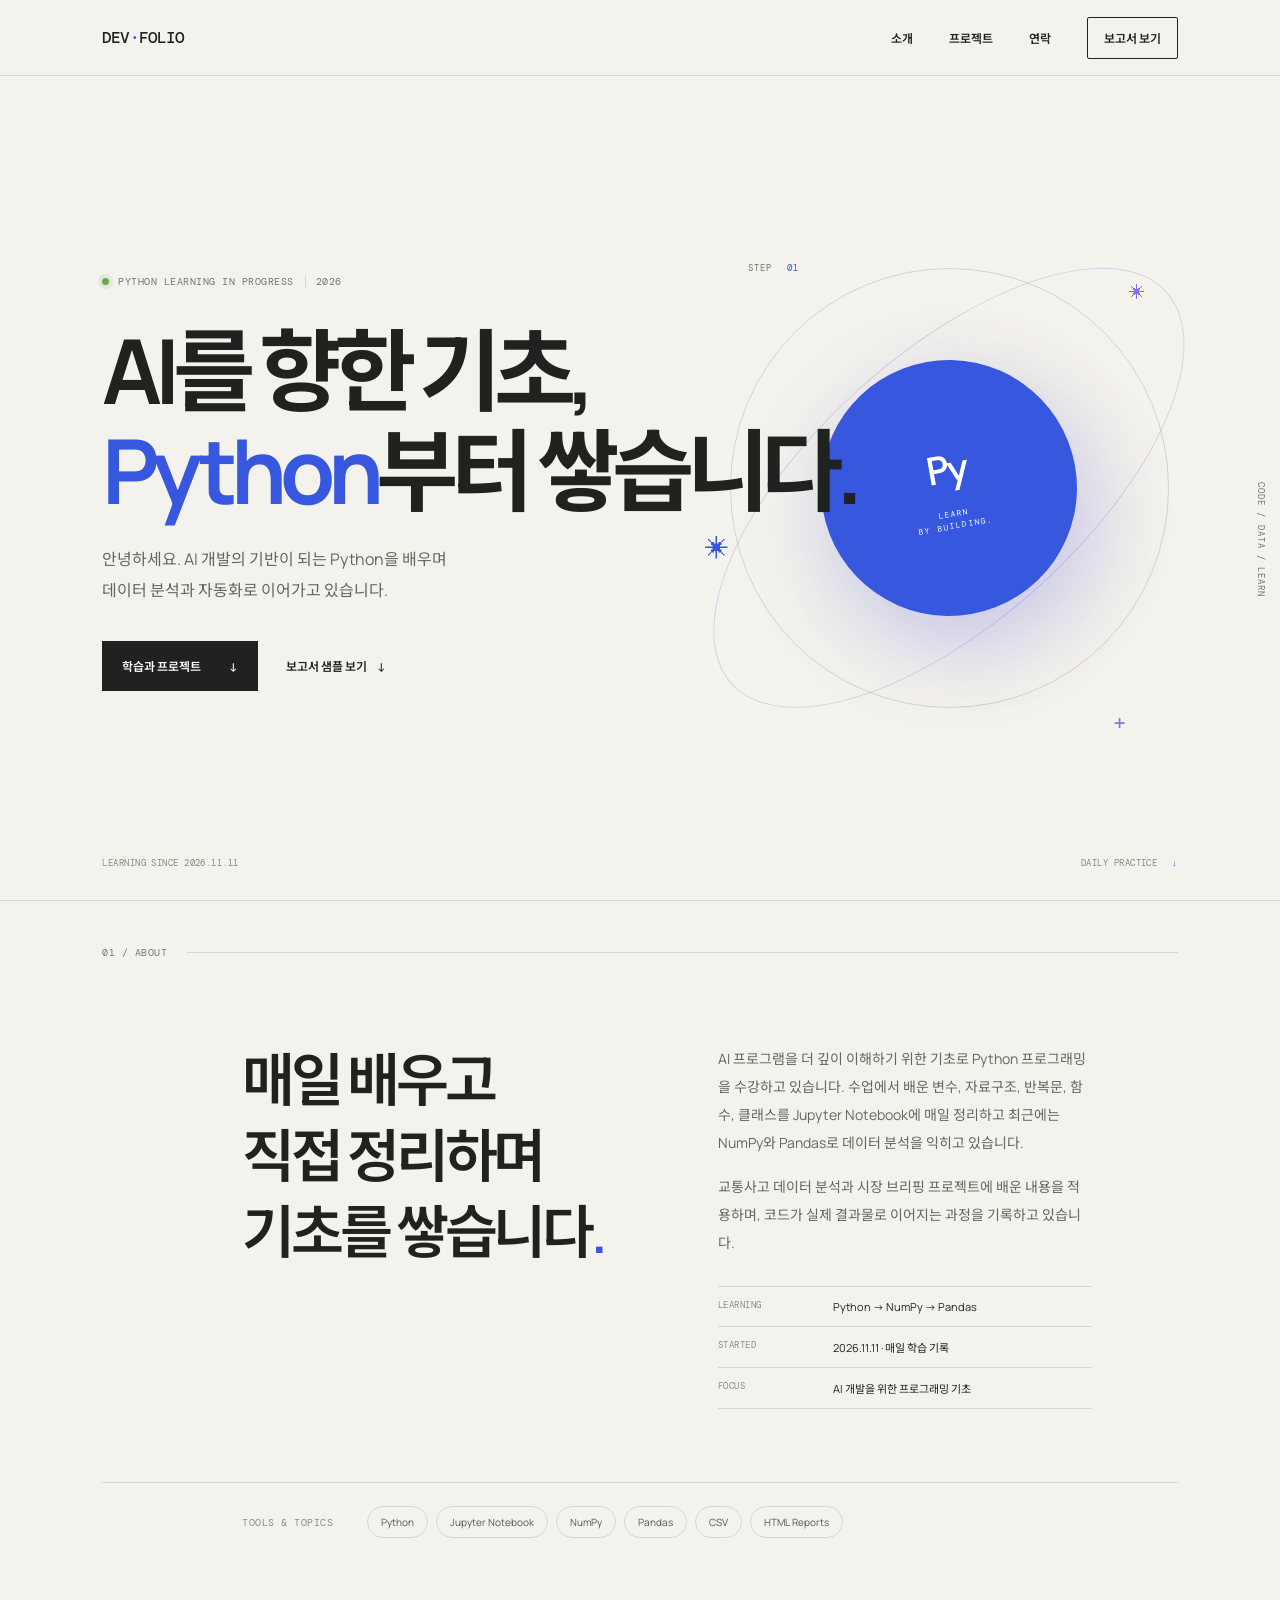
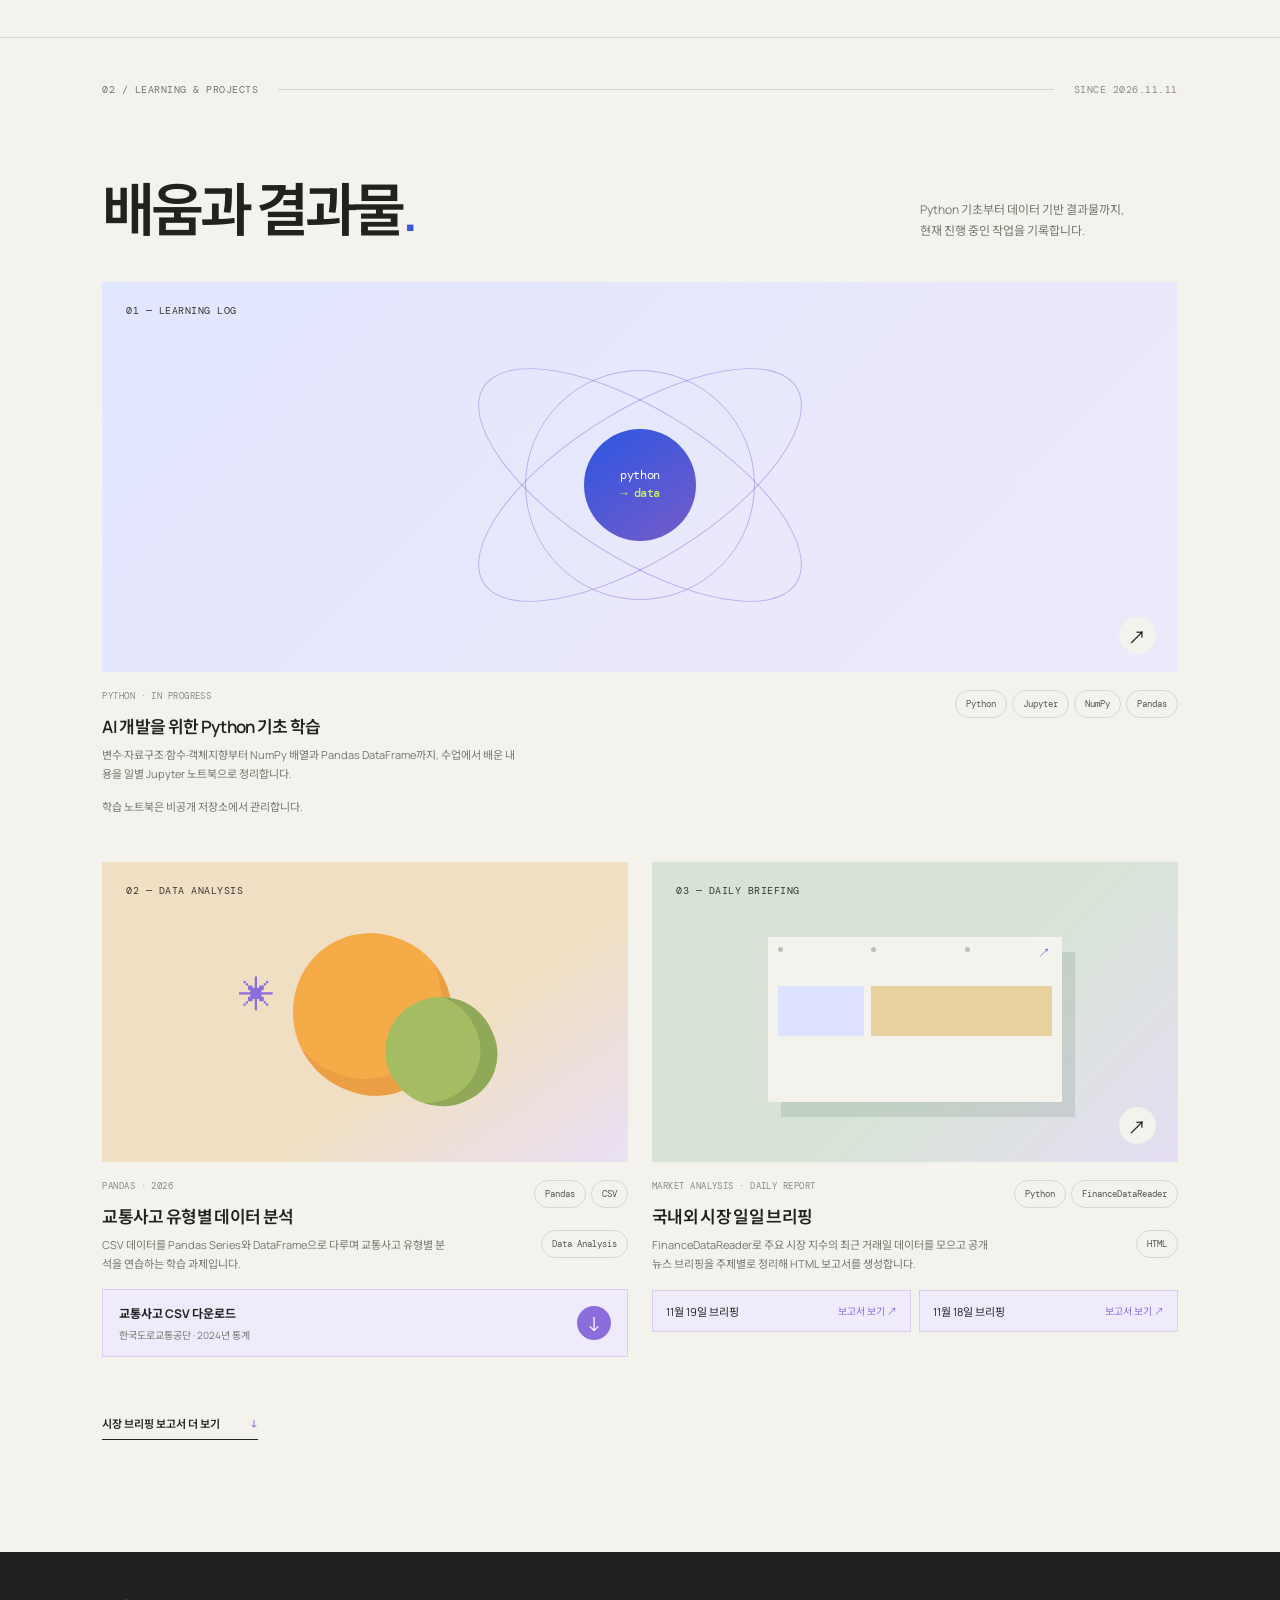
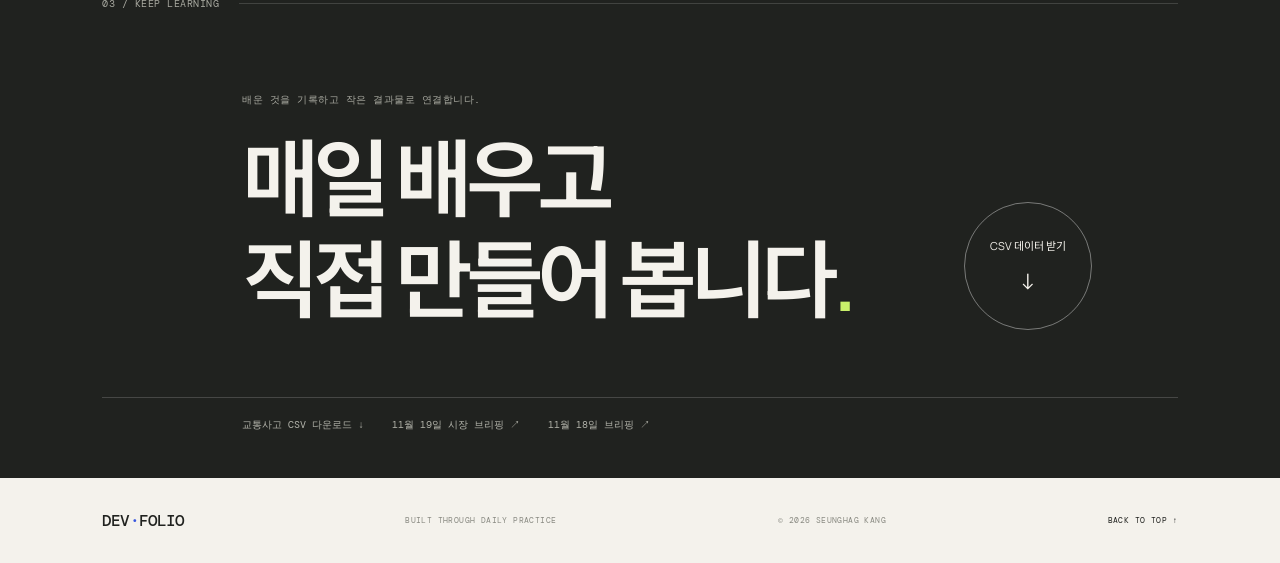
<file: index.html>
<!doctype html>
<html lang="ko">
  <head>
    <meta charset="UTF-8" />
    <meta name="viewport" content="width=device-width, initial-scale=1" />
    <meta name="theme-color" content="#f4f2ec" />
    <meta name="description" content="AI 개발의 기초가 되는 Python 학습과 데이터 분석 프로젝트를 기록하는 포트폴리오입니다." />
    <title>Seunghag Kang — Python & Data Portfolio</title>
    <link rel="icon" href="assets/favicon.svg" type="image/svg+xml" />
    <link rel="preconnect" href="https://fonts.googleapis.com" />
    <link rel="preconnect" href="https://fonts.gstatic.com" crossorigin />
    <link href="https://fonts.googleapis.com/css2?family=DM+Mono:wght@400;500&family=Manrope:wght@400;500;600;700;800&family=Noto+Sans+KR:wght@400;500;600;700;800&display=swap" rel="stylesheet" />
    <link rel="stylesheet" href="styles.css" />
    <script src="script.js" defer></script>
  </head>
  <body>
    <a class="skip-link" href="#main">본문으로 건너뛰기</a>
    <header class="site-header">
      <a class="wordmark" href="#top" aria-label="처음으로">DEV<span>·</span>FOLIO</a>
      <button class="menu-toggle" type="button" aria-expanded="false" aria-controls="main-nav" aria-label="메뉴 열기">
        <span></span><span></span>
      </button>
      <nav id="main-nav" class="main-nav" aria-label="주요 메뉴">
        <a href="#about">소개</a>
        <a href="#work">프로젝트</a>
        <a href="#contact">연락</a>
        <a class="nav-cta" href="#finance-reports">보고서 보기</a>
      </nav>
    </header>

    <main id="main">
      <section class="hero section-wrap" id="top" aria-labelledby="hero-title">
        <div class="hero-copy">
          <p class="eyebrow"><span class="status-dot"></span> PYTHON LEARNING IN PROGRESS <span class="eyebrow-year">2026</span></p>
          <h1 id="hero-title">AI를 향한 기초,<br /><span class="accent-word">Python</span>부터 쌓습니다.</h1>
          <p class="hero-intro">안녕하세요. AI 개발의 기반이 되는 Python을 배우며<br class="desktop-break" /> 데이터 분석과 자동화로 이어가고 있습니다.</p>
          <div class="hero-actions">
            <a class="button button-dark" href="#work">학습과 프로젝트 <span aria-hidden="true">↓</span></a>
            <a class="text-link" href="#finance-reports">보고서 샘플 보기 <span aria-hidden="true">↓</span></a>
          </div>
        </div>
        <div class="hero-art" aria-hidden="true">
          <div class="art-orbit orbit-one"></div>
          <div class="art-orbit orbit-two"></div>
          <div class="art-core"><span class="core-glyph">Py</span><span class="core-caption">LEARN<br />BY BUILDING.</span></div>
          <span class="art-label label-top">STEP <span>01</span></span>
          <span class="art-label label-side">CODE / DATA / LEARN</span>
          <span class="art-star star-one">✳</span><span class="art-star star-two">✳</span>
          <span class="art-cross">+</span>
        </div>
        <div class="hero-meta"><span>LEARNING SINCE 2026.11.11</span><span>DAILY PRACTICE <span aria-hidden="true">↓</span></span></div>
      </section>

      <section class="about section-wrap section-border" id="about" aria-labelledby="about-title">
        <div class="section-heading"><p class="eyebrow">01 / ABOUT</p><span class="heading-rule"></span></div>
        <div class="about-grid">
          <h2 id="about-title">매일 배우고<br />직접 정리하며<br />기초를 쌓습니다<span class="period">.</span></h2>
          <div class="about-body">
            <p>AI 프로그램을 더 깊이 이해하기 위한 기초로 Python 프로그래밍을 수강하고 있습니다. 수업에서 배운 변수, 자료구조, 반복문, 함수, 클래스를 Jupyter Notebook에 매일 정리하고 최근에는 NumPy와 Pandas로 데이터 분석을 익히고 있습니다.</p>
            <p>교통사고 데이터 분석과 시장 브리핑 프로젝트에 배운 내용을 적용하며, 코드가 실제 결과물로 이어지는 과정을 기록하고 있습니다.</p>
            <div class="about-facts">
              <div><span class="fact-label">LEARNING</span><span>Python → NumPy → Pandas</span></div>
              <div><span class="fact-label">STARTED</span><span>2026.11.11 · 매일 학습 기록</span></div>
              <div><span class="fact-label">FOCUS</span><span>AI 개발을 위한 프로그래밍 기초</span></div>
            </div>
          </div>
        </div>
        <div class="stack-row"><span class="stack-label">TOOLS & TOPICS</span><div class="stack-list"><span>Python</span><span>Jupyter Notebook</span><span>NumPy</span><span>Pandas</span><span>CSV</span><span>HTML Reports</span></div></div>
      </section>

      <section class="work section-wrap section-border" id="work" aria-labelledby="work-title">
        <div class="section-heading"><p class="eyebrow">02 / LEARNING & PROJECTS</p><span class="heading-rule"></span><span class="work-count">SINCE 2026.11.11</span></div>
        <div class="work-intro"><h2 id="work-title">배움과 결과물<span class="period">.</span></h2><p>Python 기초부터 데이터 기반 결과물까지,<br />현재 진행 중인 작업을 기록합니다.</p></div>
        <div class="project-grid">
          <article class="project-card project-card-wide">
            <div class="project-visual visual-orbit" aria-hidden="true">
              <span class="visual-index">01 — LEARNING LOG</span><span class="visual-ring ring-a"></span><span class="visual-ring ring-b"></span><span class="visual-ring ring-c"></span><span class="visual-orbit-core">python<br /><b>→ data</b></span><span class="visual-arrow">↗</span>
            </div>
            <div class="project-info"><div><p class="project-type">PYTHON · IN PROGRESS</p><h3>AI 개발을 위한 Python 기초 학습</h3><p class="project-description">변수·자료구조·함수·객체지향부터 NumPy 배열과 Pandas DataFrame까지, 수업에서 배운 내용을 일별 Jupyter 노트북으로 정리합니다.</p></div><div class="project-tags"><span>Python</span><span>Jupyter</span><span>NumPy</span><span>Pandas</span></div></div>
            <p class="project-note">학습 노트북은 비공개 저장소에서 관리합니다.</p>
          </article>
          <article class="project-card">
            <div class="project-visual visual-citrus" aria-hidden="true">
              <span class="visual-index">02 — DATA ANALYSIS</span><span class="citrus-shape citrus-one"></span><span class="citrus-shape citrus-two"></span><span class="citrus-spark">✳</span>
            </div>
            <div class="project-info"><div><p class="project-type">PANDAS · 2026</p><h3>교통사고 유형별 데이터 분석</h3><p class="project-description">CSV 데이터를 Pandas Series와 DataFrame으로 다루며 교통사고 유형별 분석을 연습하는 학습 과제입니다.</p></div><div class="project-tags"><span>Pandas</span><span>CSV</span><span>Data Analysis</span></div></div>
            <a class="project-download" href="downloads/traffic_accident_types_2024.csv" download="traffic_accident_types_2024.csv"><span><strong>교통사고 CSV 다운로드</strong><small>한국도로교통공단 · 2024년 통계</small></span><span class="download-icon" aria-hidden="true">↓</span></a>
          </article>
          <article class="project-card">
            <a class="project-visual visual-grid" href="reports/2026-11-19.html" target="_blank" rel="noreferrer" aria-label="2026년 11월 19일 시장 브리핑 보고서 열기">
              <span class="visual-index">03 — DAILY BRIEFING</span><span class="grid-window"><i></i><i></i><i></i><b>↗</b><span></span><span></span></span><span class="visual-arrow">↗</span>
            </a>
            <div class="project-info"><div><p class="project-type">MARKET ANALYSIS · DAILY REPORT</p><h3>국내외 시장 일일 브리핑</h3><p class="project-description">FinanceDataReader로 주요 시장 지수의 최근 거래일 데이터를 모으고 공개 뉴스 브리핑을 주제별로 정리해 HTML 보고서를 생성합니다.</p></div><div class="project-tags"><span>Python</span><span>FinanceDataReader</span><span>HTML</span></div></div>
            <div class="project-report-links" id="finance-reports" aria-label="시장 브리핑 결과 보고서">
              <a href="reports/2026-11-19.html" target="_blank" rel="noreferrer"><span>11월 19일 브리핑</span><span>보고서 보기 ↗</span></a>
              <a href="reports/2026-11-18.html" target="_blank" rel="noreferrer"><span>11월 18일 브리핑</span><span>보고서 보기 ↗</span></a>
            </div>
          </article>
        </div>
        <a class="all-projects" href="#finance-reports">시장 브리핑 보고서 더 보기 <span aria-hidden="true">↓</span></a>
      </section>

      <section class="contact section-wrap" id="contact" aria-labelledby="contact-title">
        <div class="section-heading"><p class="eyebrow">03 / KEEP LEARNING</p><span class="heading-rule"></span></div>
        <div class="contact-main"><div><p class="eyebrow contact-kicker">배운 것을 기록하고 작은 결과물로 연결합니다.</p><h2 id="contact-title">매일 배우고<br />직접 만들어 봅니다<span class="period">.</span></h2></div><a class="contact-button" href="downloads/traffic_accident_types_2024.csv" download="traffic_accident_types_2024.csv" aria-label="교통사고 통계 CSV 다운로드"><span>CSV 데이터 받기</span><span class="contact-arrow">↓</span></a></div>
        <div class="contact-links"><a href="downloads/traffic_accident_types_2024.csv" download="traffic_accident_types_2024.csv">교통사고 CSV 다운로드 ↓</a><a href="reports/2026-11-19.html" target="_blank" rel="noreferrer">11월 19일 시장 브리핑 ↗</a><a href="reports/2026-11-18.html" target="_blank" rel="noreferrer">11월 18일 브리핑 ↗</a></div>
      </section>
    </main>
    <footer class="site-footer section-wrap"><a class="wordmark" href="#top">DEV<span>·</span>FOLIO</a><span>BUILT THROUGH DAILY PRACTICE</span><span>© <span id="year">2026</span> SEUNGHAG KANG</span><a class="back-top" href="#top">BACK TO TOP ↑</a></footer>
  </body>
</html>
</file>
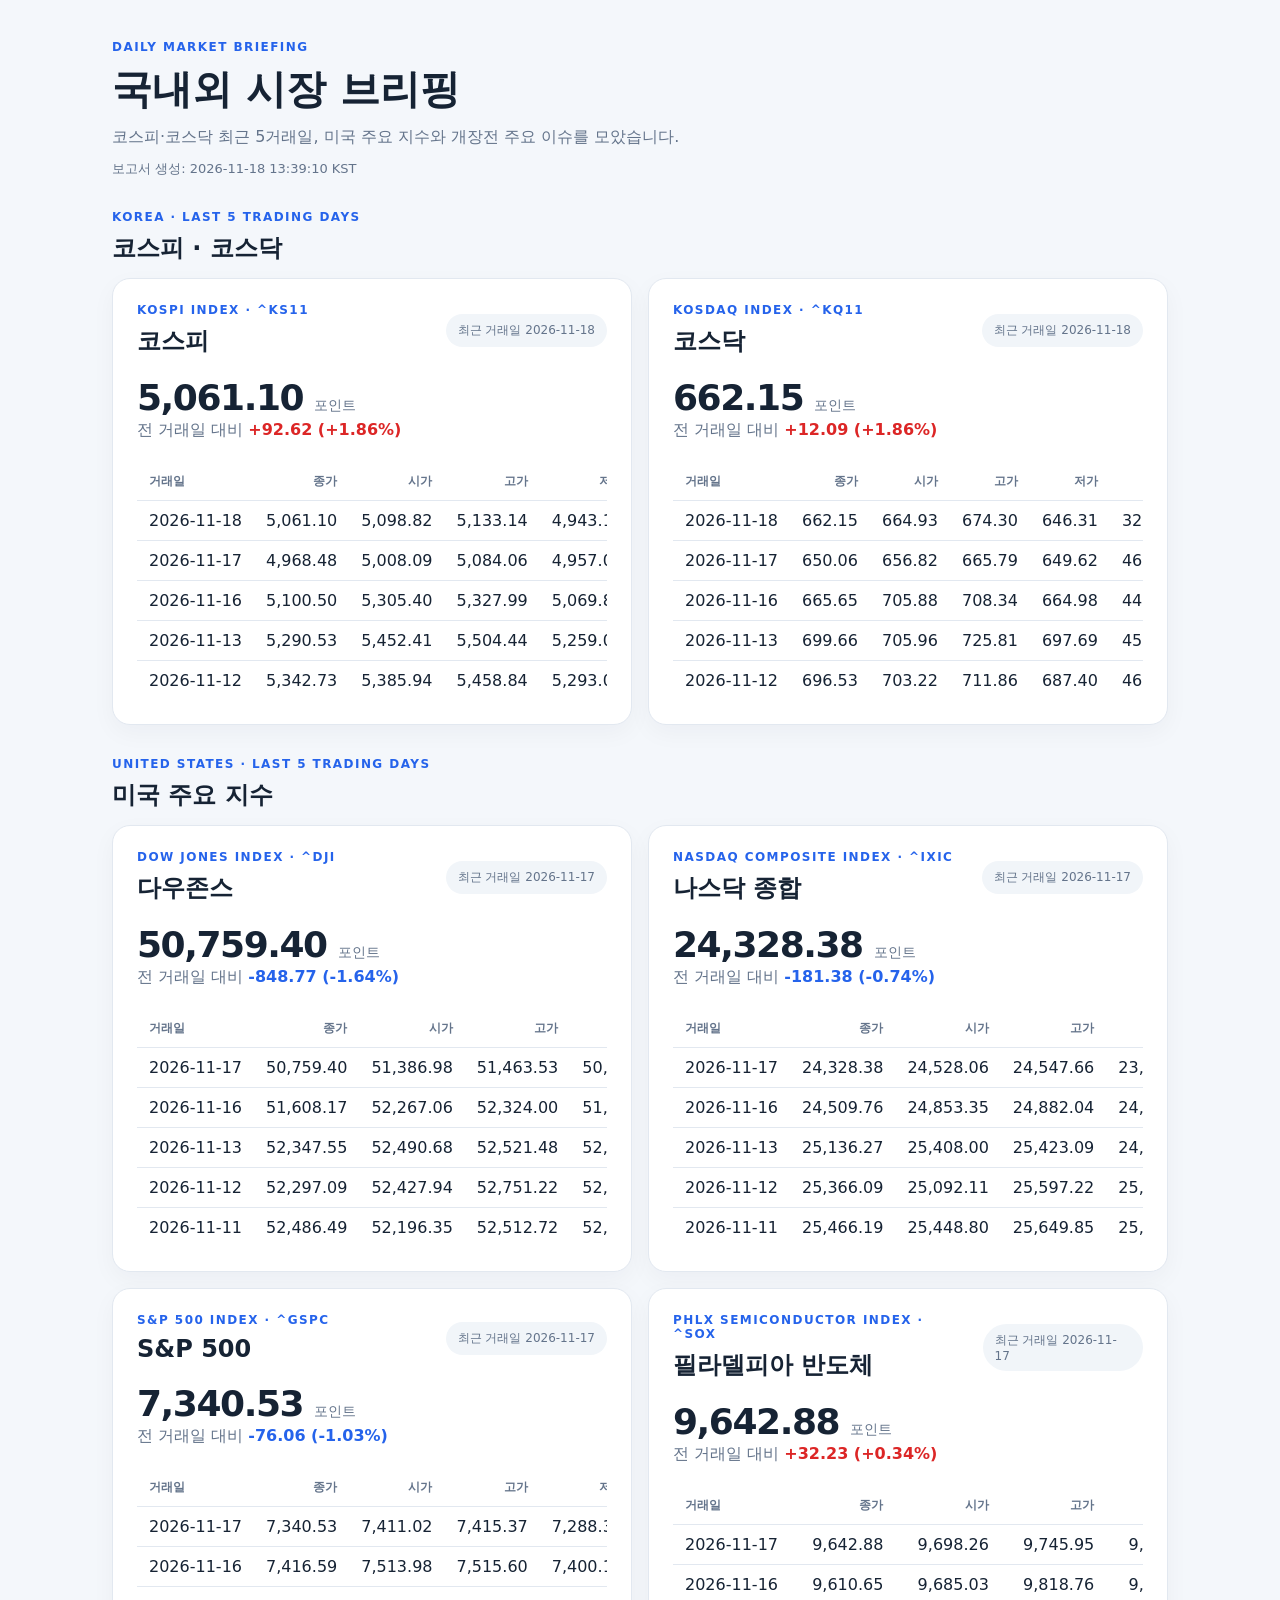
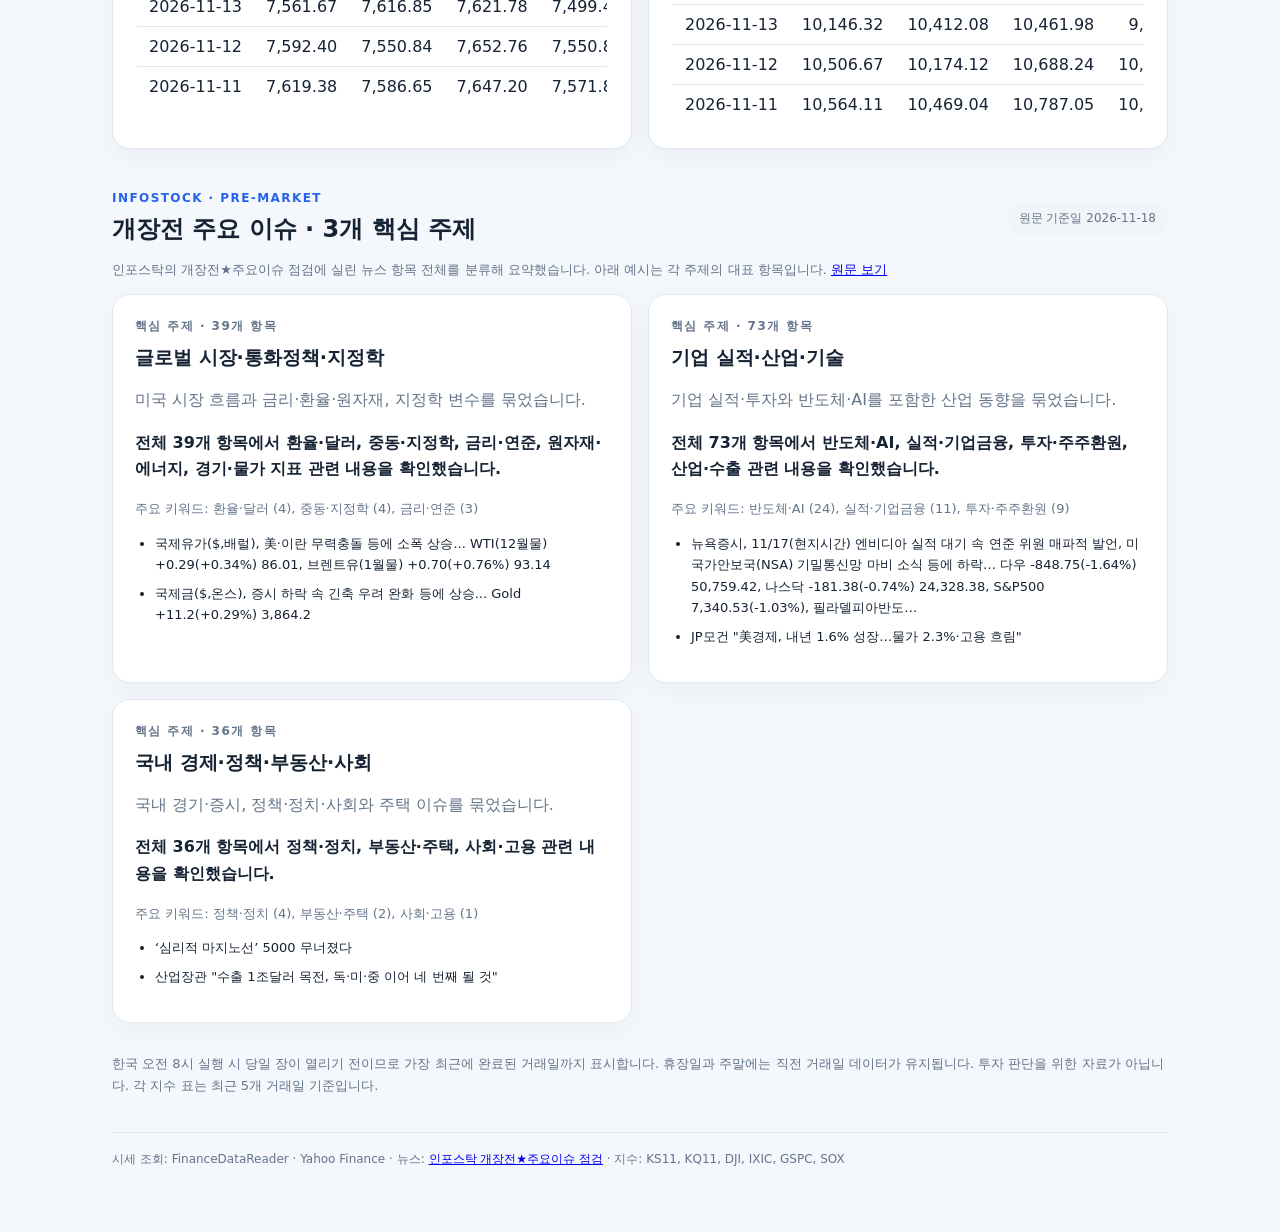
<file: reports/2026-11-18.html>
<!doctype html>
<html lang="ko"><head><meta charset="utf-8"><meta name="viewport" content="width=device-width,initial-scale=1">
<title>국내외 시장 일일 브리핑 - 2026-11-18</title>
<style>
:root{color-scheme:light;--ink:#162334;--muted:#64748b;--line:#e2e8f0;--blue:#2563eb;--green:#15803d;--red:#dc2626}
*{box-sizing:border-box}body{margin:0;background:#f4f7fb;color:var(--ink);font-family:system-ui,-apple-system,"Segoe UI",sans-serif}
main{max-width:1100px;margin:0 auto;padding:40px 22px 64px}header{margin-bottom:26px}.eyebrow{color:var(--blue);font-size:12px;font-weight:750;letter-spacing:.12em;margin:0 0 8px}
h1{font-size:clamp(27px,4vw,40px);margin:0 0 10px}.intro,.generated,.note{color:var(--muted)}.intro{margin:0}.generated{font-size:13px;margin:12px 0 0}
.market-card{background:white;border:1px solid var(--line);border-radius:18px;padding:24px;margin:18px 0;box-shadow:0 8px 24px #0f172a0a}
.index-grid,.theme-grid{display:grid;grid-template-columns:repeat(2,minmax(0,1fr));gap:16px;margin:14px 0 30px}.index-grid .market-card{margin:0;min-width:0}
.section-heading{display:flex;justify-content:space-between;gap:12px;align-items:center;margin:32px 0 14px}.theme-card{background:#fff;border:1px solid var(--line);border-radius:18px;padding:22px;box-shadow:0 8px 24px #0f172a0a}.theme-card h3{font-size:19px;margin:0 0 10px}.theme-card>p{color:var(--muted);line-height:1.65}.theme-summary{font-weight:650;color:var(--ink)!important}.theme-tags{font-size:13px}.theme-examples{padding-left:20px;font-size:13px;line-height:1.65}.theme-examples li+li{margin-top:7px}.news-section{margin-top:42px}.news-source{color:var(--muted);font-size:13px;line-height:1.65}
.market-heading{display:flex;justify-content:space-between;gap:12px;align-items:center}h2{margin:0;font-size:24px}.badge{font-size:12px;color:var(--muted);background:#f1f5f9;border-radius:999px;padding:8px 12px}
.close{font-size:36px;font-weight:750;letter-spacing:-.04em;margin:20px 0 2px}.close span{font-size:14px;font-weight:500;color:var(--muted);letter-spacing:0}.change{margin:0 0 22px;color:var(--muted)}.up .change strong{color:var(--red)}.down .change strong{color:var(--blue)}
.table-wrap{overflow-x:auto}table{width:100%;border-collapse:collapse;white-space:nowrap;font-variant-numeric:tabular-nums}th,td{padding:10px 12px;border-bottom:1px solid var(--line);text-align:right}th{font-size:12px;color:var(--muted);font-weight:650}th:first-child,td:first-child{text-align:left}tbody tr:last-child td{border-bottom:0}
.note{font-size:13px;line-height:1.7;margin-top:22px}footer{border-top:1px solid var(--line);padding-top:18px;margin-top:34px;color:var(--muted);font-size:12px}
@media(max-width:720px){.index-grid,.theme-grid{grid-template-columns:1fr}}@media(max-width:600px){main{padding:26px 14px 44px}.market-card{padding:18px 14px}.market-heading{align-items:flex-start;flex-direction:column}.close{font-size:31px}th,td{padding:9px 10px}.section-heading{align-items:flex-start;flex-direction:column}}
</style></head><body><main>
<header><p class="eyebrow">DAILY MARKET BRIEFING</p><h1>국내외 시장 브리핑</h1><p class="intro">코스피·코스닥 최근 5거래일, 미국 주요 지수와 개장전 주요 이슈를 모았습니다.</p><p class="generated">보고서 생성: 2026-11-18 13:39:10 KST</p></header>
<div class="section-heading"><div><p class="eyebrow">KOREA · LAST 5 TRADING DAYS</p><h2>코스피 · 코스닥</h2></div></div>
<div class="index-grid">
    <section class="market-card up">
      <div class="market-heading"><div><p class="eyebrow">KOSPI INDEX · ^KS11</p><h2>코스피</h2></div>
        <span class="badge">최근 거래일 2026-11-18</span></div>
      <p class="close">5,061.10 <span>포인트</span></p>
      <p class="change">전 거래일 대비 <strong>+92.62 (+1.86%)</strong></p>
      <div class="table-wrap"><table><thead><tr><th>거래일</th><th>종가</th><th>시가</th><th>고가</th><th>저가</th><th>거래량</th></tr></thead>
        <tbody><tr><td>2026-11-18</td><td>5,061.10</td><td>5,098.82</td><td>5,133.14</td><td>4,943.17</td><td>137,223</td></tr><tr><td>2026-11-17</td><td>4,968.48</td><td>5,008.09</td><td>5,084.06</td><td>4,957.00</td><td>194,000</td></tr><tr><td>2026-11-16</td><td>5,100.50</td><td>5,305.40</td><td>5,327.99</td><td>5,069.83</td><td>221,300</td></tr><tr><td>2026-11-13</td><td>5,290.53</td><td>5,452.41</td><td>5,504.44</td><td>5,259.09</td><td>247,800</td></tr><tr><td>2026-11-12</td><td>5,342.73</td><td>5,385.94</td><td>5,458.84</td><td>5,293.05</td><td>244,800</td></tr></tbody></table></div>
    </section>
    <section class="market-card up">
      <div class="market-heading"><div><p class="eyebrow">KOSDAQ INDEX · ^KQ11</p><h2>코스닥</h2></div>
        <span class="badge">최근 거래일 2026-11-18</span></div>
      <p class="close">662.15 <span>포인트</span></p>
      <p class="change">전 거래일 대비 <strong>+12.09 (+1.86%)</strong></p>
      <div class="table-wrap"><table><thead><tr><th>거래일</th><th>종가</th><th>시가</th><th>고가</th><th>저가</th><th>거래량</th></tr></thead>
        <tbody><tr><td>2026-11-18</td><td>662.15</td><td>664.93</td><td>674.30</td><td>646.31</td><td>329,637</td></tr><tr><td>2026-11-17</td><td>650.06</td><td>656.82</td><td>665.79</td><td>649.62</td><td>467,100</td></tr><tr><td>2026-11-16</td><td>665.65</td><td>705.88</td><td>708.34</td><td>664.98</td><td>446,400</td></tr><tr><td>2026-11-13</td><td>699.66</td><td>705.96</td><td>725.81</td><td>697.69</td><td>455,500</td></tr><tr><td>2026-11-12</td><td>696.53</td><td>703.22</td><td>711.86</td><td>687.40</td><td>466,000</td></tr></tbody></table></div>
    </section></div>
<div class="section-heading"><div><p class="eyebrow">UNITED STATES · LAST 5 TRADING DAYS</p><h2>미국 주요 지수</h2></div></div>
<div class="index-grid">
    <section class="market-card down">
      <div class="market-heading"><div><p class="eyebrow">DOW JONES INDEX · ^DJI</p><h2>다우존스</h2></div>
        <span class="badge">최근 거래일 2026-11-17</span></div>
      <p class="close">50,759.40 <span>포인트</span></p>
      <p class="change">전 거래일 대비 <strong>-848.77 (-1.64%)</strong></p>
      <div class="table-wrap"><table><thead><tr><th>거래일</th><th>종가</th><th>시가</th><th>고가</th><th>저가</th><th>거래량</th></tr></thead>
        <tbody><tr><td>2026-11-17</td><td>50,759.40</td><td>51,386.98</td><td>51,463.53</td><td>50,566.98</td><td>749,159,829</td></tr><tr><td>2026-11-16</td><td>51,608.17</td><td>52,267.06</td><td>52,324.00</td><td>51,511.56</td><td>672,220,000</td></tr><tr><td>2026-11-13</td><td>52,347.55</td><td>52,490.68</td><td>52,521.48</td><td>52,017.86</td><td>645,240,000</td></tr><tr><td>2026-11-12</td><td>52,297.09</td><td>52,427.94</td><td>52,751.22</td><td>52,271.16</td><td>1,008,210,000</td></tr><tr><td>2026-11-11</td><td>52,486.49</td><td>52,196.35</td><td>52,512.72</td><td>52,055.14</td><td>549,030,000</td></tr></tbody></table></div>
    </section>
    <section class="market-card down">
      <div class="market-heading"><div><p class="eyebrow">NASDAQ COMPOSITE INDEX · ^IXIC</p><h2>나스닥 종합</h2></div>
        <span class="badge">최근 거래일 2026-11-17</span></div>
      <p class="close">24,328.38 <span>포인트</span></p>
      <p class="change">전 거래일 대비 <strong>-181.38 (-0.74%)</strong></p>
      <div class="table-wrap"><table><thead><tr><th>거래일</th><th>종가</th><th>시가</th><th>고가</th><th>저가</th><th>거래량</th></tr></thead>
        <tbody><tr><td>2026-11-17</td><td>24,328.38</td><td>24,528.06</td><td>24,547.66</td><td>23,989.09</td><td>8,586,062,000</td></tr><tr><td>2026-11-16</td><td>24,509.76</td><td>24,853.35</td><td>24,882.04</td><td>24,460.28</td><td>9,208,530,000</td></tr><tr><td>2026-11-13</td><td>25,136.27</td><td>25,408.00</td><td>25,423.09</td><td>24,872.41</td><td>8,691,350,000</td></tr><tr><td>2026-11-12</td><td>25,366.09</td><td>25,092.11</td><td>25,597.22</td><td>25,068.28</td><td>10,336,740,000</td></tr><tr><td>2026-11-11</td><td>25,466.19</td><td>25,448.80</td><td>25,649.85</td><td>25,326.69</td><td>11,210,960,000</td></tr></tbody></table></div>
    </section>
    <section class="market-card down">
      <div class="market-heading"><div><p class="eyebrow">S&P 500 INDEX · ^GSPC</p><h2>S&P 500</h2></div>
        <span class="badge">최근 거래일 2026-11-17</span></div>
      <p class="close">7,340.53 <span>포인트</span></p>
      <p class="change">전 거래일 대비 <strong>-76.06 (-1.03%)</strong></p>
      <div class="table-wrap"><table><thead><tr><th>거래일</th><th>종가</th><th>시가</th><th>고가</th><th>저가</th><th>거래량</th></tr></thead>
        <tbody><tr><td>2026-11-17</td><td>7,340.53</td><td>7,411.02</td><td>7,415.37</td><td>7,288.34</td><td>3,185,916,000</td></tr><tr><td>2026-11-16</td><td>7,416.59</td><td>7,513.98</td><td>7,515.60</td><td>7,400.15</td><td>5,152,460,000</td></tr><tr><td>2026-11-13</td><td>7,561.67</td><td>7,616.85</td><td>7,621.78</td><td>7,499.40</td><td>4,372,990,000</td></tr><tr><td>2026-11-12</td><td>7,592.40</td><td>7,550.84</td><td>7,652.76</td><td>7,550.84</td><td>4,693,040,000</td></tr><tr><td>2026-11-11</td><td>7,619.38</td><td>7,586.65</td><td>7,647.20</td><td>7,571.88</td><td>4,493,200,000</td></tr></tbody></table></div>
    </section>
    <section class="market-card up">
      <div class="market-heading"><div><p class="eyebrow">PHLX SEMICONDUCTOR INDEX · ^SOX</p><h2>필라델피아 반도체</h2></div>
        <span class="badge">최근 거래일 2026-11-17</span></div>
      <p class="close">9,642.88 <span>포인트</span></p>
      <p class="change">전 거래일 대비 <strong>+32.23 (+0.34%)</strong></p>
      <div class="table-wrap"><table><thead><tr><th>거래일</th><th>종가</th><th>시가</th><th>고가</th><th>저가</th><th>거래량</th></tr></thead>
        <tbody><tr><td>2026-11-17</td><td>9,642.88</td><td>9,698.26</td><td>9,745.95</td><td>9,295.01</td><td>0</td></tr><tr><td>2026-11-16</td><td>9,610.65</td><td>9,685.03</td><td>9,818.76</td><td>9,587.11</td><td>0</td></tr><tr><td>2026-11-13</td><td>10,146.32</td><td>10,412.08</td><td>10,461.98</td><td>9,828.98</td><td>0</td></tr><tr><td>2026-11-12</td><td>10,506.67</td><td>10,174.12</td><td>10,688.24</td><td>10,174.12</td><td>0</td></tr><tr><td>2026-11-11</td><td>10,564.11</td><td>10,469.04</td><td>10,787.05</td><td>10,287.32</td><td>0</td></tr></tbody></table></div>
    </section></div>
<section class="news-section"><div class="section-heading"><div><p class="eyebrow">INFOSTOCK · PRE-MARKET</p>
    <h2>개장전 주요 이슈 · 3개 핵심 주제</h2></div><span class="badge">원문 기준일 2026-11-18</span></div>
    <p class="news-source">인포스탁의 개장전★주요이슈 점검에 실린 뉴스 항목 전체를 분류해 요약했습니다. 아래 예시는 각 주제의 대표 항목입니다. <a href="https://infostock.co.kr/MarketNews/DailyNewsBriefing">원문 보기</a></p>
    <div class="theme-grid"><article class="theme-card"><p class="eyebrow">핵심 주제 · 39개 항목</p>
            <h3>글로벌 시장·통화정책·지정학</h3><p>미국 시장 흐름과 금리·환율·원자재, 지정학 변수를 묶었습니다.</p>
            <p class="theme-summary">전체 39개 항목에서 환율·달러, 중동·지정학, 금리·연준, 원자재·에너지, 경기·물가 지표 관련 내용을 확인했습니다.</p>
            <p class="theme-tags">주요 키워드: 환율·달러 (4), 중동·지정학 (4), 금리·연준 (3)</p>
            <ul class="theme-examples"><li>국제유가($,배럴), 美·이란 무력충돌 등에 소폭 상승... WTI(12월물) +0.29(+0.34%) 86.01, 브렌트유(1월물) +0.70(+0.76%) 93.14</li><li>국제금($,온스), 증시 하락 속 긴축 우려 완화 등에 상승... Gold +11.2(+0.29%) 3,864.2</li></ul></article><article class="theme-card"><p class="eyebrow">핵심 주제 · 73개 항목</p>
            <h3>기업 실적·산업·기술</h3><p>기업 실적·투자와 반도체·AI를 포함한 산업 동향을 묶었습니다.</p>
            <p class="theme-summary">전체 73개 항목에서 반도체·AI, 실적·기업금융, 투자·주주환원, 산업·수출 관련 내용을 확인했습니다.</p>
            <p class="theme-tags">주요 키워드: 반도체·AI (24), 실적·기업금융 (11), 투자·주주환원 (9)</p>
            <ul class="theme-examples"><li>뉴욕증시, 11/17(현지시간) 엔비디아 실적 대기 속 연준 위원 매파적 발언, 미 국가안보국(NSA) 기밀통신망 마비 소식 등에 하락… 다우 -848.75(-1.64%) 50,759.42, 나스닥 -181.38(-0.74%) 24,328.38, S&amp;P500 7,340.53(-1.03%), 필라델피아반도…</li><li>JP모건 &quot;美경제, 내년 1.6% 성장…물가 2.3%·고용 흐림&quot;</li></ul></article><article class="theme-card"><p class="eyebrow">핵심 주제 · 36개 항목</p>
            <h3>국내 경제·정책·부동산·사회</h3><p>국내 경기·증시, 정책·정치·사회와 주택 이슈를 묶었습니다.</p>
            <p class="theme-summary">전체 36개 항목에서 정책·정치, 부동산·주택, 사회·고용 관련 내용을 확인했습니다.</p>
            <p class="theme-tags">주요 키워드: 정책·정치 (4), 부동산·주택 (2), 사회·고용 (1)</p>
            <ul class="theme-examples"><li>‘심리적 마지노선’ 5000 무너졌다</li><li>산업장관 &quot;수출 1조달러 목전, 독·미·중 이어 네 번째 될 것&quot;</li></ul></article></div></section>
<p class="note">한국 오전 8시 실행 시 당일 장이 열리기 전이므로 가장 최근에 완료된 거래일까지 표시합니다. 휴장일과 주말에는 직전 거래일 데이터가 유지됩니다. 투자 판단을 위한 자료가 아닙니다. 각 지수 표는 최근 5개 거래일 기준입니다.</p>
<footer>시세 조회: FinanceDataReader · Yahoo Finance · 뉴스: <a href="https://infostock.co.kr/MarketNews/DailyNewsBriefing">인포스탁 개장전★주요이슈 점검</a> · 지수: KS11, KQ11, DJI, IXIC, GSPC, SOX</footer>
</main></body></html>
</file>
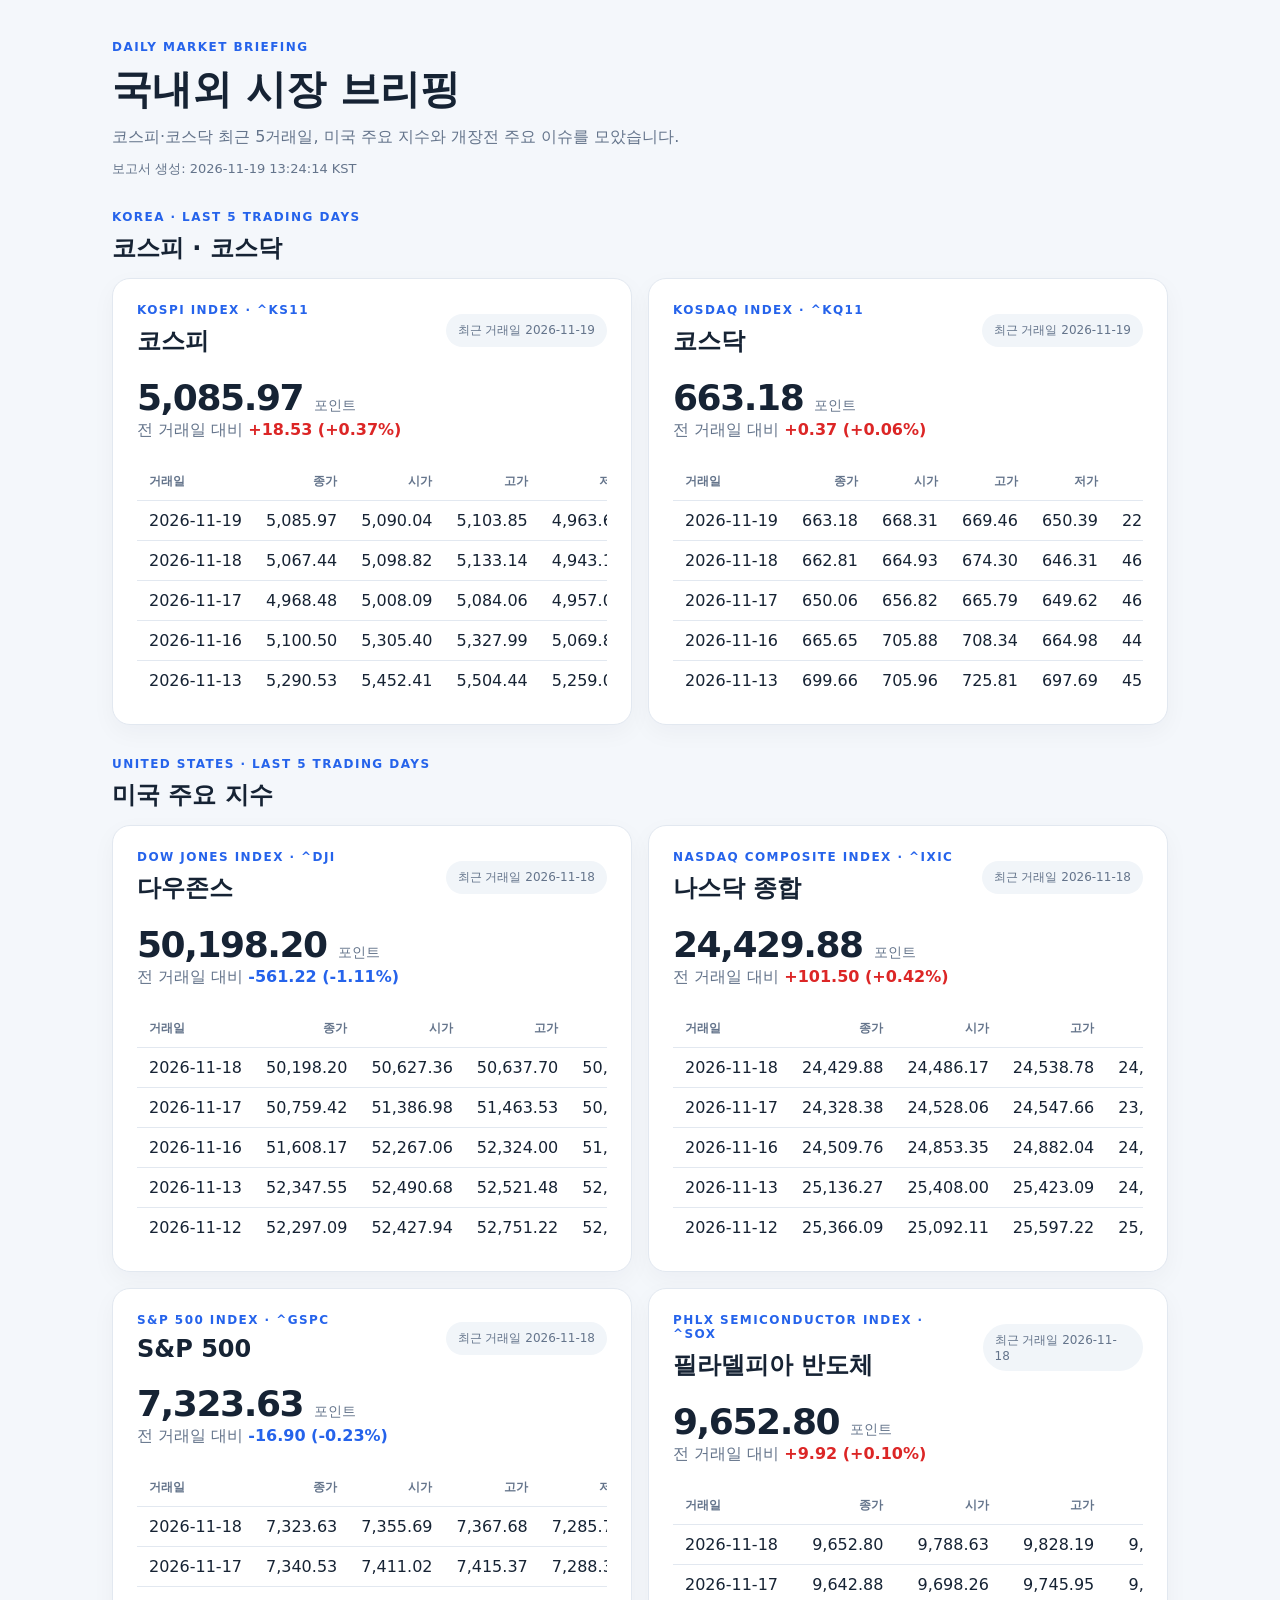
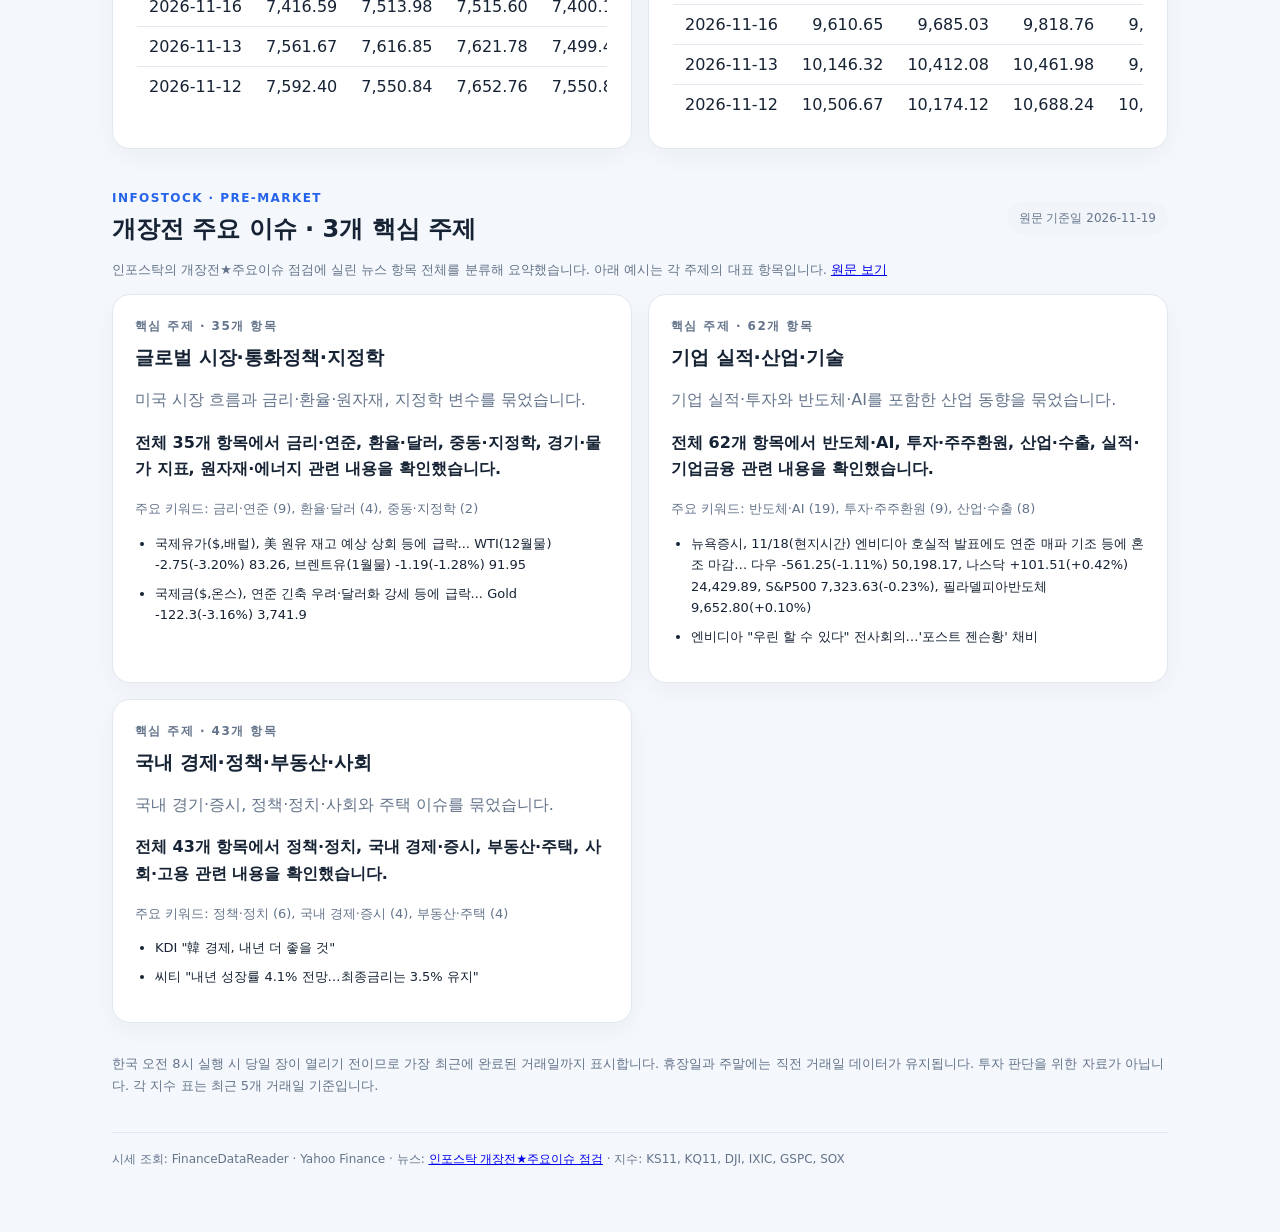
<file: reports/2026-11-19.html>
<!doctype html>
<html lang="ko"><head><meta charset="utf-8"><meta name="viewport" content="width=device-width,initial-scale=1">
<title>국내외 시장 일일 브리핑 - 2026-11-19</title>
<style>
:root{color-scheme:light;--ink:#162334;--muted:#64748b;--line:#e2e8f0;--blue:#2563eb;--green:#15803d;--red:#dc2626}
*{box-sizing:border-box}body{margin:0;background:#f4f7fb;color:var(--ink);font-family:system-ui,-apple-system,"Segoe UI",sans-serif}
main{max-width:1100px;margin:0 auto;padding:40px 22px 64px}header{margin-bottom:26px}.eyebrow{color:var(--blue);font-size:12px;font-weight:750;letter-spacing:.12em;margin:0 0 8px}
h1{font-size:clamp(27px,4vw,40px);margin:0 0 10px}.intro,.generated,.note{color:var(--muted)}.intro{margin:0}.generated{font-size:13px;margin:12px 0 0}
.market-card{background:white;border:1px solid var(--line);border-radius:18px;padding:24px;margin:18px 0;box-shadow:0 8px 24px #0f172a0a}
.index-grid,.theme-grid{display:grid;grid-template-columns:repeat(2,minmax(0,1fr));gap:16px;margin:14px 0 30px}.index-grid .market-card{margin:0;min-width:0}
.section-heading{display:flex;justify-content:space-between;gap:12px;align-items:center;margin:32px 0 14px}.theme-card{background:#fff;border:1px solid var(--line);border-radius:18px;padding:22px;box-shadow:0 8px 24px #0f172a0a}.theme-card h3{font-size:19px;margin:0 0 10px}.theme-card>p{color:var(--muted);line-height:1.65}.theme-summary{font-weight:650;color:var(--ink)!important}.theme-tags{font-size:13px}.theme-examples{padding-left:20px;font-size:13px;line-height:1.65}.theme-examples li+li{margin-top:7px}.news-section{margin-top:42px}.news-source{color:var(--muted);font-size:13px;line-height:1.65}
.market-heading{display:flex;justify-content:space-between;gap:12px;align-items:center}h2{margin:0;font-size:24px}.badge{font-size:12px;color:var(--muted);background:#f1f5f9;border-radius:999px;padding:8px 12px}
.close{font-size:36px;font-weight:750;letter-spacing:-.04em;margin:20px 0 2px}.close span{font-size:14px;font-weight:500;color:var(--muted);letter-spacing:0}.change{margin:0 0 22px;color:var(--muted)}.up .change strong{color:var(--red)}.down .change strong{color:var(--blue)}
.table-wrap{overflow-x:auto}table{width:100%;border-collapse:collapse;white-space:nowrap;font-variant-numeric:tabular-nums}th,td{padding:10px 12px;border-bottom:1px solid var(--line);text-align:right}th{font-size:12px;color:var(--muted);font-weight:650}th:first-child,td:first-child{text-align:left}tbody tr:last-child td{border-bottom:0}
.note{font-size:13px;line-height:1.7;margin-top:22px}footer{border-top:1px solid var(--line);padding-top:18px;margin-top:34px;color:var(--muted);font-size:12px}
@media(max-width:720px){.index-grid,.theme-grid{grid-template-columns:1fr}}@media(max-width:600px){main{padding:26px 14px 44px}.market-card{padding:18px 14px}.market-heading{align-items:flex-start;flex-direction:column}.close{font-size:31px}th,td{padding:9px 10px}.section-heading{align-items:flex-start;flex-direction:column}}
</style></head><body><main>
<header><p class="eyebrow">DAILY MARKET BRIEFING</p><h1>국내외 시장 브리핑</h1><p class="intro">코스피·코스닥 최근 5거래일, 미국 주요 지수와 개장전 주요 이슈를 모았습니다.</p><p class="generated">보고서 생성: 2026-11-19 13:24:14 KST</p></header>
<div class="section-heading"><div><p class="eyebrow">KOREA · LAST 5 TRADING DAYS</p><h2>코스피 · 코스닥</h2></div></div>
<div class="index-grid">
    <section class="market-card up">
      <div class="market-heading"><div><p class="eyebrow">KOSPI INDEX · ^KS11</p><h2>코스피</h2></div>
        <span class="badge">최근 거래일 2026-11-19</span></div>
      <p class="close">5,085.97 <span>포인트</span></p>
      <p class="change">전 거래일 대비 <strong>+18.53 (+0.37%)</strong></p>
      <div class="table-wrap"><table><thead><tr><th>거래일</th><th>종가</th><th>시가</th><th>고가</th><th>저가</th><th>거래량</th></tr></thead>
        <tbody><tr><td>2026-11-19</td><td>5,085.97</td><td>5,090.04</td><td>5,103.85</td><td>4,963.61</td><td>113,841</td></tr><tr><td>2026-11-18</td><td>5,067.44</td><td>5,098.82</td><td>5,133.14</td><td>4,943.17</td><td>219,100</td></tr><tr><td>2026-11-17</td><td>4,968.48</td><td>5,008.09</td><td>5,084.06</td><td>4,957.00</td><td>194,000</td></tr><tr><td>2026-11-16</td><td>5,100.50</td><td>5,305.40</td><td>5,327.99</td><td>5,069.83</td><td>221,300</td></tr><tr><td>2026-11-13</td><td>5,290.53</td><td>5,452.41</td><td>5,504.44</td><td>5,259.09</td><td>247,800</td></tr></tbody></table></div>
    </section>
    <section class="market-card up">
      <div class="market-heading"><div><p class="eyebrow">KOSDAQ INDEX · ^KQ11</p><h2>코스닥</h2></div>
        <span class="badge">최근 거래일 2026-11-19</span></div>
      <p class="close">663.18 <span>포인트</span></p>
      <p class="change">전 거래일 대비 <strong>+0.37 (+0.06%)</strong></p>
      <div class="table-wrap"><table><thead><tr><th>거래일</th><th>종가</th><th>시가</th><th>고가</th><th>저가</th><th>거래량</th></tr></thead>
        <tbody><tr><td>2026-11-19</td><td>663.18</td><td>668.31</td><td>669.46</td><td>650.39</td><td>223,053</td></tr><tr><td>2026-11-18</td><td>662.81</td><td>664.93</td><td>674.30</td><td>646.31</td><td>462,800</td></tr><tr><td>2026-11-17</td><td>650.06</td><td>656.82</td><td>665.79</td><td>649.62</td><td>467,100</td></tr><tr><td>2026-11-16</td><td>665.65</td><td>705.88</td><td>708.34</td><td>664.98</td><td>446,400</td></tr><tr><td>2026-11-13</td><td>699.66</td><td>705.96</td><td>725.81</td><td>697.69</td><td>455,500</td></tr></tbody></table></div>
    </section></div>
<div class="section-heading"><div><p class="eyebrow">UNITED STATES · LAST 5 TRADING DAYS</p><h2>미국 주요 지수</h2></div></div>
<div class="index-grid">
    <section class="market-card down">
      <div class="market-heading"><div><p class="eyebrow">DOW JONES INDEX · ^DJI</p><h2>다우존스</h2></div>
        <span class="badge">최근 거래일 2026-11-18</span></div>
      <p class="close">50,198.20 <span>포인트</span></p>
      <p class="change">전 거래일 대비 <strong>-561.22 (-1.11%)</strong></p>
      <div class="table-wrap"><table><thead><tr><th>거래일</th><th>종가</th><th>시가</th><th>고가</th><th>저가</th><th>거래량</th></tr></thead>
        <tbody><tr><td>2026-11-18</td><td>50,198.20</td><td>50,627.36</td><td>50,637.70</td><td>50,029.35</td><td>691,469,369</td></tr><tr><td>2026-11-17</td><td>50,759.42</td><td>51,386.98</td><td>51,463.53</td><td>50,566.98</td><td>749,150,000</td></tr><tr><td>2026-11-16</td><td>51,608.17</td><td>52,267.06</td><td>52,324.00</td><td>51,511.56</td><td>672,220,000</td></tr><tr><td>2026-11-13</td><td>52,347.55</td><td>52,490.68</td><td>52,521.48</td><td>52,017.86</td><td>645,240,000</td></tr><tr><td>2026-11-12</td><td>52,297.09</td><td>52,427.94</td><td>52,751.22</td><td>52,271.16</td><td>1,008,210,000</td></tr></tbody></table></div>
    </section>
    <section class="market-card up">
      <div class="market-heading"><div><p class="eyebrow">NASDAQ COMPOSITE INDEX · ^IXIC</p><h2>나스닥 종합</h2></div>
        <span class="badge">최근 거래일 2026-11-18</span></div>
      <p class="close">24,429.88 <span>포인트</span></p>
      <p class="change">전 거래일 대비 <strong>+101.50 (+0.42%)</strong></p>
      <div class="table-wrap"><table><thead><tr><th>거래일</th><th>종가</th><th>시가</th><th>고가</th><th>저가</th><th>거래량</th></tr></thead>
        <tbody><tr><td>2026-11-18</td><td>24,429.88</td><td>24,486.17</td><td>24,538.78</td><td>24,225.30</td><td>7,155,171,000</td></tr><tr><td>2026-11-17</td><td>24,328.38</td><td>24,528.06</td><td>24,547.66</td><td>23,989.09</td><td>9,679,270,000</td></tr><tr><td>2026-11-16</td><td>24,509.76</td><td>24,853.35</td><td>24,882.04</td><td>24,460.28</td><td>9,208,530,000</td></tr><tr><td>2026-11-13</td><td>25,136.27</td><td>25,408.00</td><td>25,423.09</td><td>24,872.41</td><td>8,691,350,000</td></tr><tr><td>2026-11-12</td><td>25,366.09</td><td>25,092.11</td><td>25,597.22</td><td>25,068.28</td><td>10,336,740,000</td></tr></tbody></table></div>
    </section>
    <section class="market-card down">
      <div class="market-heading"><div><p class="eyebrow">S&P 500 INDEX · ^GSPC</p><h2>S&P 500</h2></div>
        <span class="badge">최근 거래일 2026-11-18</span></div>
      <p class="close">7,323.63 <span>포인트</span></p>
      <p class="change">전 거래일 대비 <strong>-16.90 (-0.23%)</strong></p>
      <div class="table-wrap"><table><thead><tr><th>거래일</th><th>종가</th><th>시가</th><th>고가</th><th>저가</th><th>거래량</th></tr></thead>
        <tbody><tr><td>2026-11-18</td><td>7,323.63</td><td>7,355.69</td><td>7,367.68</td><td>7,285.76</td><td>3,056,907,000</td></tr><tr><td>2026-11-17</td><td>7,340.53</td><td>7,411.02</td><td>7,415.37</td><td>7,288.34</td><td>5,165,100,000</td></tr><tr><td>2026-11-16</td><td>7,416.59</td><td>7,513.98</td><td>7,515.60</td><td>7,400.15</td><td>5,152,460,000</td></tr><tr><td>2026-11-13</td><td>7,561.67</td><td>7,616.85</td><td>7,621.78</td><td>7,499.40</td><td>4,372,990,000</td></tr><tr><td>2026-11-12</td><td>7,592.40</td><td>7,550.84</td><td>7,652.76</td><td>7,550.84</td><td>4,693,040,000</td></tr></tbody></table></div>
    </section>
    <section class="market-card up">
      <div class="market-heading"><div><p class="eyebrow">PHLX SEMICONDUCTOR INDEX · ^SOX</p><h2>필라델피아 반도체</h2></div>
        <span class="badge">최근 거래일 2026-11-18</span></div>
      <p class="close">9,652.80 <span>포인트</span></p>
      <p class="change">전 거래일 대비 <strong>+9.92 (+0.10%)</strong></p>
      <div class="table-wrap"><table><thead><tr><th>거래일</th><th>종가</th><th>시가</th><th>고가</th><th>저가</th><th>거래량</th></tr></thead>
        <tbody><tr><td>2026-11-18</td><td>9,652.80</td><td>9,788.63</td><td>9,828.19</td><td>9,493.93</td><td>0</td></tr><tr><td>2026-11-17</td><td>9,642.88</td><td>9,698.26</td><td>9,745.95</td><td>9,295.02</td><td>0</td></tr><tr><td>2026-11-16</td><td>9,610.65</td><td>9,685.03</td><td>9,818.76</td><td>9,587.11</td><td>0</td></tr><tr><td>2026-11-13</td><td>10,146.32</td><td>10,412.08</td><td>10,461.98</td><td>9,828.98</td><td>0</td></tr><tr><td>2026-11-12</td><td>10,506.67</td><td>10,174.12</td><td>10,688.24</td><td>10,174.12</td><td>0</td></tr></tbody></table></div>
    </section></div>
<section class="news-section"><div class="section-heading"><div><p class="eyebrow">INFOSTOCK · PRE-MARKET</p>
    <h2>개장전 주요 이슈 · 3개 핵심 주제</h2></div><span class="badge">원문 기준일 2026-11-19</span></div>
    <p class="news-source">인포스탁의 개장전★주요이슈 점검에 실린 뉴스 항목 전체를 분류해 요약했습니다. 아래 예시는 각 주제의 대표 항목입니다. <a href="https://infostock.co.kr/MarketNews/DailyNewsBriefing">원문 보기</a></p>
    <div class="theme-grid"><article class="theme-card"><p class="eyebrow">핵심 주제 · 35개 항목</p>
            <h3>글로벌 시장·통화정책·지정학</h3><p>미국 시장 흐름과 금리·환율·원자재, 지정학 변수를 묶었습니다.</p>
            <p class="theme-summary">전체 35개 항목에서 금리·연준, 환율·달러, 중동·지정학, 경기·물가 지표, 원자재·에너지 관련 내용을 확인했습니다.</p>
            <p class="theme-tags">주요 키워드: 금리·연준 (9), 환율·달러 (4), 중동·지정학 (2)</p>
            <ul class="theme-examples"><li>국제유가($,배럴), 美 원유 재고 예상 상회 등에 급락... WTI(12월물) -2.75(-3.20%) 83.26, 브렌트유(1월물) -1.19(-1.28%) 91.95</li><li>국제금($,온스), 연준 긴축 우려·달러화 강세 등에 급락... Gold -122.3(-3.16%) 3,741.9</li></ul></article><article class="theme-card"><p class="eyebrow">핵심 주제 · 62개 항목</p>
            <h3>기업 실적·산업·기술</h3><p>기업 실적·투자와 반도체·AI를 포함한 산업 동향을 묶었습니다.</p>
            <p class="theme-summary">전체 62개 항목에서 반도체·AI, 투자·주주환원, 산업·수출, 실적·기업금융 관련 내용을 확인했습니다.</p>
            <p class="theme-tags">주요 키워드: 반도체·AI (19), 투자·주주환원 (9), 산업·수출 (8)</p>
            <ul class="theme-examples"><li>뉴욕증시, 11/18(현지시간) 엔비디아 호실적 발표에도 연준 매파 기조 등에 혼조 마감… 다우 -561.25(-1.11%) 50,198.17, 나스닥 +101.51(+0.42%) 24,429.89, S&amp;P500 7,323.63(-0.23%), 필라델피아반도체 9,652.80(+0.10%)</li><li>엔비디아 &quot;우린 할 수 있다&quot; 전사회의…&#x27;포스트 젠슨황&#x27; 채비</li></ul></article><article class="theme-card"><p class="eyebrow">핵심 주제 · 43개 항목</p>
            <h3>국내 경제·정책·부동산·사회</h3><p>국내 경기·증시, 정책·정치·사회와 주택 이슈를 묶었습니다.</p>
            <p class="theme-summary">전체 43개 항목에서 정책·정치, 국내 경제·증시, 부동산·주택, 사회·고용 관련 내용을 확인했습니다.</p>
            <p class="theme-tags">주요 키워드: 정책·정치 (6), 국내 경제·증시 (4), 부동산·주택 (4)</p>
            <ul class="theme-examples"><li>KDI &quot;韓 경제, 내년 더 좋을 것&quot;</li><li>씨티 &quot;내년 성장률 4.1% 전망…최종금리는 3.5% 유지&quot;</li></ul></article></div></section>
<p class="note">한국 오전 8시 실행 시 당일 장이 열리기 전이므로 가장 최근에 완료된 거래일까지 표시합니다. 휴장일과 주말에는 직전 거래일 데이터가 유지됩니다. 투자 판단을 위한 자료가 아닙니다. 각 지수 표는 최근 5개 거래일 기준입니다.</p>
<footer>시세 조회: FinanceDataReader · Yahoo Finance · 뉴스: <a href="https://infostock.co.kr/MarketNews/DailyNewsBriefing">인포스탁 개장전★주요이슈 점검</a> · 지수: KS11, KQ11, DJI, IXIC, GSPC, SOX</footer>
</main></body></html>
</file>
<file: styles.css>
:root{--paper:#f4f2ec;--ink:#20221f;--muted:#74766e;--line:#d8d7cf;--blue:#3757df;--lime:#c9f06a;--mono:"DM Mono",monospace;--sans:"Manrope","Noto Sans KR",sans-serif}*{box-sizing:border-box}html{scroll-behavior:smooth;scroll-padding-top:90px}body{margin:0;background:var(--paper);color:var(--ink);font-family:var(--sans);-webkit-font-smoothing:antialiased}a{color:inherit;text-decoration:none}button{font:inherit}.skip-link{position:absolute;top:-50px;left:16px;background:var(--ink);color:white;padding:12px 16px;z-index:20}.skip-link:focus{top:12px}.site-header{height:76px;max-width:1440px;margin:auto;padding:0 8%;display:flex;align-items:center;justify-content:space-between;border-bottom:1px solid var(--line)}.wordmark{font:500 16px var(--mono);letter-spacing:-.06em}.wordmark span{color:var(--blue)}.main-nav{display:flex;align-items:center;gap:36px;font-size:12px;font-weight:600}.main-nav>a:not(.nav-cta){transition:color .2s}.main-nav>a:not(.nav-cta):hover,.text-link:hover{color:var(--blue)}.nav-cta{border:1px solid var(--ink);padding:11px 16px;border-radius:2px}.nav-cta span{margin-left:12px}.menu-toggle{display:none}.section-wrap{max-width:1440px;margin:0 auto;padding-left:8%;padding-right:8%}.hero{min-height:660px;height:calc(100svh - 76px);max-height:850px;position:relative;display:flex;align-items:center;overflow:hidden}.hero-copy{position:relative;z-index:2;margin-top:-20px}.eyebrow,.project-type,.fact-label,.hero-meta,.stack-label,.work-count,.visual-index,.site-footer>span,.back-top{font:10px var(--mono);letter-spacing:.05em}.eyebrow{color:var(--muted);display:flex;align-items:center;gap:9px}.status-dot{width:7px;height:7px;background:#69a84e;border-radius:50%;box-shadow:0 0 0 4px #69a84e20}.eyebrow-year{border-left:1px solid var(--line);padding-left:10px;margin-left:2px}.hero h1{font-size:clamp(54px,7vw,100px);line-height:1.12;letter-spacing:-.08em;margin:32px 0 24px;font-weight:700}.accent-word{color:var(--blue)}.hero-intro{font-size:16px;line-height:1.9;color:#65675f}.hero-intro strong{color:var(--ink);font-weight:700}.hero-actions{display:flex;align-items:center;gap:28px;margin-top:36px}.button{display:inline-flex;align-items:center;gap:28px;padding:16px 20px;font-size:12px;font-weight:600}.button-dark{background:var(--ink);color:white;transition:background .2s,transform .2s}.button-dark:hover{background:var(--blue);transform:translateY(-2px)}.text-link{font-size:12px;font-weight:600}.text-link span{margin-left:8px}.hero-art{position:absolute;width:min(49vw,610px);aspect-ratio:1;right:2%;top:50%;transform:translateY(-50%)}.art-orbit{position:absolute;inset:14%;border:1px solid #d3d2ca;border-radius:50%}.orbit-two{inset:2% 28%;transform:rotate(48deg);border-color:#d9d7cf}.art-core{position:absolute;inset:29%;background:var(--blue);border-radius:50%;display:flex;flex-direction:column;align-items:center;justify-content:center;color:white;transform:rotate(-10deg);box-shadow:0 30px 90px #3757df30}.core-glyph{font:500 clamp(25px,3.1vw,44px) var(--mono);letter-spacing:-.12em}.core-caption{font:8px var(--mono);letter-spacing:.16em;line-height:1.5;text-align:center;margin-top:13px}.art-label{position:absolute;font:9px var(--mono);letter-spacing:.12em;color:var(--muted)}.label-top{left:17%;top:13%}.label-top span{color:var(--blue);margin-left:8px}.label-side{right:-2%;top:49%;writing-mode:vertical-rl}.art-star{position:absolute;color:var(--blue)}.star-one{font-size:24px;left:10%;top:57%}.star-two{font-size:16px;right:18%;top:16%;color:#94a3ff}.art-cross{position:absolute;font:22px var(--mono);color:#9f9f96;right:21%;bottom:9%}.hero-meta{position:absolute;bottom:31px;left:8%;right:8%;display:flex;justify-content:space-between;color:#87887f;font-size:9px}.hero-meta span:last-child span{color:var(--blue);margin-left:9px}.section-border{border-top:1px solid var(--line)}.about{padding-top:35px;padding-bottom:99px}.section-heading{display:flex;align-items:center;gap:20px}.section-heading .eyebrow{flex:none}.heading-rule{height:1px;background:var(--line);flex:1}.about-grid{display:grid;grid-template-columns:1fr 1fr;gap:12%;padding:72px 8% 73px 13%}.about h2,.work-intro h2{font-size:clamp(37px,4.5vw,62px);letter-spacing:-.075em;line-height:1.32;margin:0;font-weight:600}.period{color:var(--blue)}.about-body{padding-top:4px;max-width:480px}.about-body>p{font-size:14px;line-height:2;color:#65675f;margin:0 0 16px}.about-facts{margin-top:29px;border-top:1px solid var(--line)}.about-facts>div{display:grid;grid-template-columns:115px 1fr;padding:12px 0;border-bottom:1px solid var(--line);font-size:11px}.fact-label{font-size:9px;color:#8b8c84}.stack-row{display:flex;align-items:center;gap:34px;border-top:1px solid var(--line);padding:23px 0 0 13%}.stack-label{color:#8b8c84;white-space:nowrap}.stack-list{display:flex;flex-wrap:wrap;gap:8px}.stack-list span,.project-tags span{border:1px solid var(--line);border-radius:50px;padding:8px 13px;font-size:10px;color:#54564f}.work{padding-top:35px;padding-bottom:112px}.work-count{color:#8b8c84}.work-intro{display:flex;align-items:end;justify-content:space-between;padding:65px 0 35px}.work-intro p{font-size:12px;line-height:1.8;color:var(--muted);margin:0 5% 5px 0}.project-grid{display:grid;grid-template-columns:1fr 1fr;gap:48px 24px}.project-card-wide{grid-column:1/-1}.project-visual{height:300px;position:relative;display:block;overflow:hidden;transition:transform .35s}.project-card-wide .project-visual{height:390px}.project-visual:hover{transform:translateY(-4px)}.visual-index{position:absolute;z-index:2;top:22px;left:24px;color:#353630}.visual-arrow{position:absolute;z-index:2;right:22px;bottom:18px;width:37px;height:37px;border-radius:50%;display:grid;place-items:center;background:var(--paper);font-size:18px;transition:transform .2s}.project-visual:hover .visual-arrow{transform:rotate(45deg)}.visual-orbit{background:#dce2ff}.visual-ring{position:absolute;border:1px solid #3757df55;border-radius:50%;left:50%;top:52%;transform:translate(-50%,-50%)}.ring-a{width:230px;height:230px}.ring-b{width:370px;height:150px;transform:translate(-50%,-50%) rotate(-32deg)}.ring-c{width:370px;height:150px;transform:translate(-50%,-50%) rotate(32deg)}.visual-orbit-core{position:absolute;left:50%;top:52%;transform:translate(-50%,-50%);width:112px;height:112px;border-radius:50%;background:var(--blue);color:white;display:grid;place-content:center;text-align:center;font:12px var(--mono);line-height:1.45;letter-spacing:-.04em}.visual-orbit-core b{font-weight:500;color:var(--lime)}.visual-citrus{background:#f0dfc2}.citrus-shape{position:absolute;width:160px;height:160px;border-radius:49% 51% 47% 53%;background:#f5ab48;box-shadow:inset -16px -12px 0 #dc893e66;left:36%;top:24%;transform:rotate(20deg)}.citrus-two{width:110px;height:110px;background:#a5bd62;left:54%;top:45%;transform:rotate(-25deg);box-shadow:inset -14px -10px 0 #708a4b66}.citrus-spark{position:absolute;left:26%;top:36%;font-size:36px;color:#f07846}.visual-grid{background:#d7e4d5}.grid-window{position:absolute;width:56%;height:55%;left:22%;top:25%;background:#f4f2ec;box-shadow:13px 15px 0 #29483e20;display:grid;grid-template-columns:repeat(3,1fr);grid-template-rows:32px 1fr 1fr;padding:10px;gap:7px}.grid-window i{height:5px;width:5px;border-radius:50%;background:#b8c1b3}.grid-window b{position:absolute;right:12px;top:8px;color:var(--blue);font:12px var(--mono)}.grid-window span{background:#dce2ff;grid-column:span 1}.grid-window span:last-child{background:#e8d19e;grid-column:span 2}.project-info{display:flex;justify-content:space-between;gap:18px;padding-top:18px}.project-type{color:#898a82;font-size:9px;margin:0 0 11px}.project-info h3{font-size:17px;letter-spacing:-.04em;margin:0 0 8px;font-weight:600}.project-description{font-size:11px;color:var(--muted);line-height:1.7;margin:0;max-width:420px}.project-tags{display:flex;align-items:flex-start;justify-content:flex-end;flex-wrap:wrap;gap:5px}.project-tags span{font:9px var(--mono);padding:7px 10px;white-space:nowrap}.all-projects{display:inline-flex;gap:30px;margin-top:58px;border-bottom:1px solid var(--ink);padding-bottom:8px;font-size:11px;font-weight:600}.all-projects span{color:var(--blue)}.contact{background:var(--ink);color:var(--paper);padding-top:35px;padding-bottom:46px}.contact .heading-rule{background:#ffffff26}.contact .eyebrow{color:#a9aaa1}.contact-main{display:flex;align-items:end;justify-content:space-between;padding:63px 8% 67px 13%}.contact-kicker{margin-bottom:20px}.contact-main h2{font-size:clamp(46px,6.6vw,88px);line-height:1.2;letter-spacing:-.08em;font-weight:600;margin:0}.contact-main .period{color:var(--lime)}.contact-button{width:128px;height:128px;border:1px solid #ffffff65;border-radius:50%;display:flex;flex-direction:column;align-items:center;justify-content:center;gap:12px;font-size:11px;transition:background .2s,color .2s,transform .2s;flex:none}.contact-button:hover{background:var(--lime);color:var(--ink);border-color:var(--lime);transform:rotate(-8deg)}.contact-arrow{font-size:22px}.contact-links{display:flex;gap:28px;padding:20px 0 0 13%;border-top:1px solid #ffffff2b}.contact-links a{font:10px var(--mono);color:#b4b5ac;transition:color .2s}.contact-links a:hover{color:var(--lime)}.site-footer{height:85px;display:flex;align-items:center;justify-content:space-between}.site-footer>span,.back-top{font-size:8px;color:#898a82}.back-top{color:var(--ink)}
@media(max-width:800px){.site-header{padding:0 6%;height:68px}.section-wrap{padding-left:6%;padding-right:6%}.hero{height:auto;min-height:770px;align-items:flex-start;padding-top:100px}.hero h1{font-size:clamp(55px,10vw,78px)}.hero-art{width:min(66vw,450px);right:-3%;top:auto;bottom:50px;transform:none}.hero-copy{margin:0}.hero-meta{left:6%;right:6%}.about-grid{padding:58px 2% 55px;gap:8%}.stack-row{padding-left:2%;gap:20px}.project-visual{height:260px}.project-card-wide .project-visual{height:330px}.contact-main{padding:62px 2%}.contact-links{padding-left:2%}}
@media(max-width:600px){html{scroll-padding-top:70px}.site-header{height:64px}.menu-toggle{display:flex;flex-direction:column;gap:5px;border:0;background:none;padding:10px;cursor:pointer}.menu-toggle span{width:22px;height:1px;background:var(--ink);transition:transform .2s}.menu-toggle[aria-expanded=true] span:first-child{transform:translateY(3px) rotate(45deg)}.menu-toggle[aria-expanded=true] span:last-child{transform:translateY(-3px) rotate(-45deg)}.main-nav{display:none;position:absolute;z-index:5;top:63px;left:0;right:0;padding:20px 6% 24px;background:var(--paper);border-bottom:1px solid var(--line);align-items:stretch;gap:0}.main-nav.is-open{display:flex;flex-direction:column}.main-nav>a{padding:13px 0}.main-nav .nav-cta{margin-top:8px;text-align:center}.hero{min-height:750px;padding-top:75px}.hero h1{font-size:clamp(49px,12vw,68px);margin:27px 0 18px}.hero-intro{font-size:14px}.desktop-break{display:none}.hero-actions{gap:19px;margin-top:28px}.button{padding:14px 15px;gap:17px}.text-link{font-size:10px}.hero-art{width:min(85vw,380px);right:-9%;bottom:58px}.hero-meta{font-size:8px;bottom:23px}.about{padding-top:26px;padding-bottom:64px}.section-heading{gap:12px}.eyebrow,.project-type{font-size:9px}.about-grid{grid-template-columns:1fr;gap:25px;padding:48px 0 43px}.about h2,.work-intro h2{font-size:43px}.about-body>p{font-size:13px}.about-facts>div{grid-template-columns:100px 1fr}.stack-row{align-items:flex-start;flex-direction:column;padding:19px 0 0;gap:13px}.stack-list span{padding:7px 10px;font-size:9px}.work{padding-top:26px;padding-bottom:70px}.work-intro{padding:48px 0 29px;align-items:start;flex-direction:column;gap:14px}.work-intro p{margin:0;font-size:11px}.project-grid{grid-template-columns:1fr;gap:34px}.project-card-wide{grid-column:auto}.project-visual,.project-card-wide .project-visual{height:275px}.ring-a{width:190px;height:190px}.ring-b,.ring-c{width:310px;height:125px}.project-info{flex-direction:column;gap:13px}.project-info h3{font-size:16px}.project-tags{justify-content:flex-start}.all-projects{margin-top:43px}.contact{padding-top:26px;padding-bottom:30px}.contact-main{padding:49px 0 45px;align-items:flex-start;flex-direction:column;gap:30px}.contact-main h2{font-size:53px}.contact-kicker{font-size:9px}.contact-button{width:94px;height:94px;align-self:flex-end;margin-top:-5px}.contact-button span:first-child{font-size:9px}.contact-arrow{font-size:18px}.contact-links{padding:19px 0 0;gap:16px;flex-wrap:wrap}.contact-links a{font-size:9px}.site-footer{height:auto;min-height:80px;display:grid;grid-template-columns:1fr 1fr;gap:12px;padding-top:18px;padding-bottom:18px}.site-footer>span:nth-of-type(1){text-align:right}.site-footer>span:nth-of-type(2){text-align:right}.back-top{grid-column:1;grid-row:2}.site-footer .wordmark{grid-column:1;grid-row:1}.site-footer>span:nth-of-type(1){grid-column:2;grid-row:1}.site-footer>span:nth-of-type(2){grid-column:2;grid-row:2}}
@media(prefers-reduced-motion:reduce){*,*::before,*::after{scroll-behavior:auto!important;transition-duration:.01ms!important;animation-duration:.01ms!important;animation-iteration-count:1!important}}

/* A small lavender accent layer keeps the original blue-led palette intact. */
:root{--violet:#8b6ddb;--lavender:#f0ebfb}
.orbit-two{border-color:#8b6ddb45}
.star-two,.art-cross{color:var(--violet)}
.art-core{box-shadow:0 30px 90px #3757df30,22px 30px 80px #8b6ddb24}
.visual-orbit{background:linear-gradient(135deg,#e1e6ff 0%,#eee9fa 100%)}
.visual-orbit .visual-ring{border-color:#755bd166}
.visual-orbit-core{background:linear-gradient(145deg,#3757df 15%,#765bc8 100%)}
.visual-citrus{background:linear-gradient(145deg,#f0dfc2 62%,#e9e0f5 100%)}
.citrus-spark{color:var(--violet)}
.visual-grid{background:linear-gradient(135deg,#d7e4d5 55%,#e5def3 100%)}
.all-projects span{color:var(--violet)}

.project-note{margin:15px 0 0;color:var(--muted);font-size:11px}
.project-download{display:flex;align-items:center;justify-content:space-between;gap:16px;margin-top:15px;padding:14px 16px;border:1px solid #d8ceef;background:#f0ebfb;transition:background .2s,border-color .2s}
.project-download:hover{background:#e9e0f8;border-color:var(--violet)}
.project-download strong,.project-download small{display:block}
.project-download strong{font-size:12px;color:var(--ink)}
.project-download small{margin-top:5px;font-size:10px;color:var(--muted)}
.download-icon{display:grid;place-items:center;width:34px;height:34px;border-radius:50%;background:var(--violet);color:white;font-size:20px;flex:none}
.project-report-links{display:grid;grid-template-columns:repeat(2,minmax(0,1fr));gap:8px;margin-top:16px}
.project-report-links a{display:flex;align-items:center;justify-content:space-between;gap:12px;padding:12px 13px;border:1px solid #d8ceef;background:#f0ebfb;color:var(--ink);font-size:11px;transition:background .2s,border-color .2s}
.project-report-links a:hover{background:#e9e0f8;border-color:var(--violet)}
.project-report-links a span:last-child{color:var(--violet);white-space:nowrap;font-size:10px}
@media(max-width:600px){.project-note{font-size:12px}.project-download{padding:13px}.project-download strong{font-size:13px}.project-download small{font-size:11px}.project-report-links{grid-template-columns:1fr}.project-report-links a{font-size:12px}.project-report-links a span:last-child{font-size:11px}}
</file>
